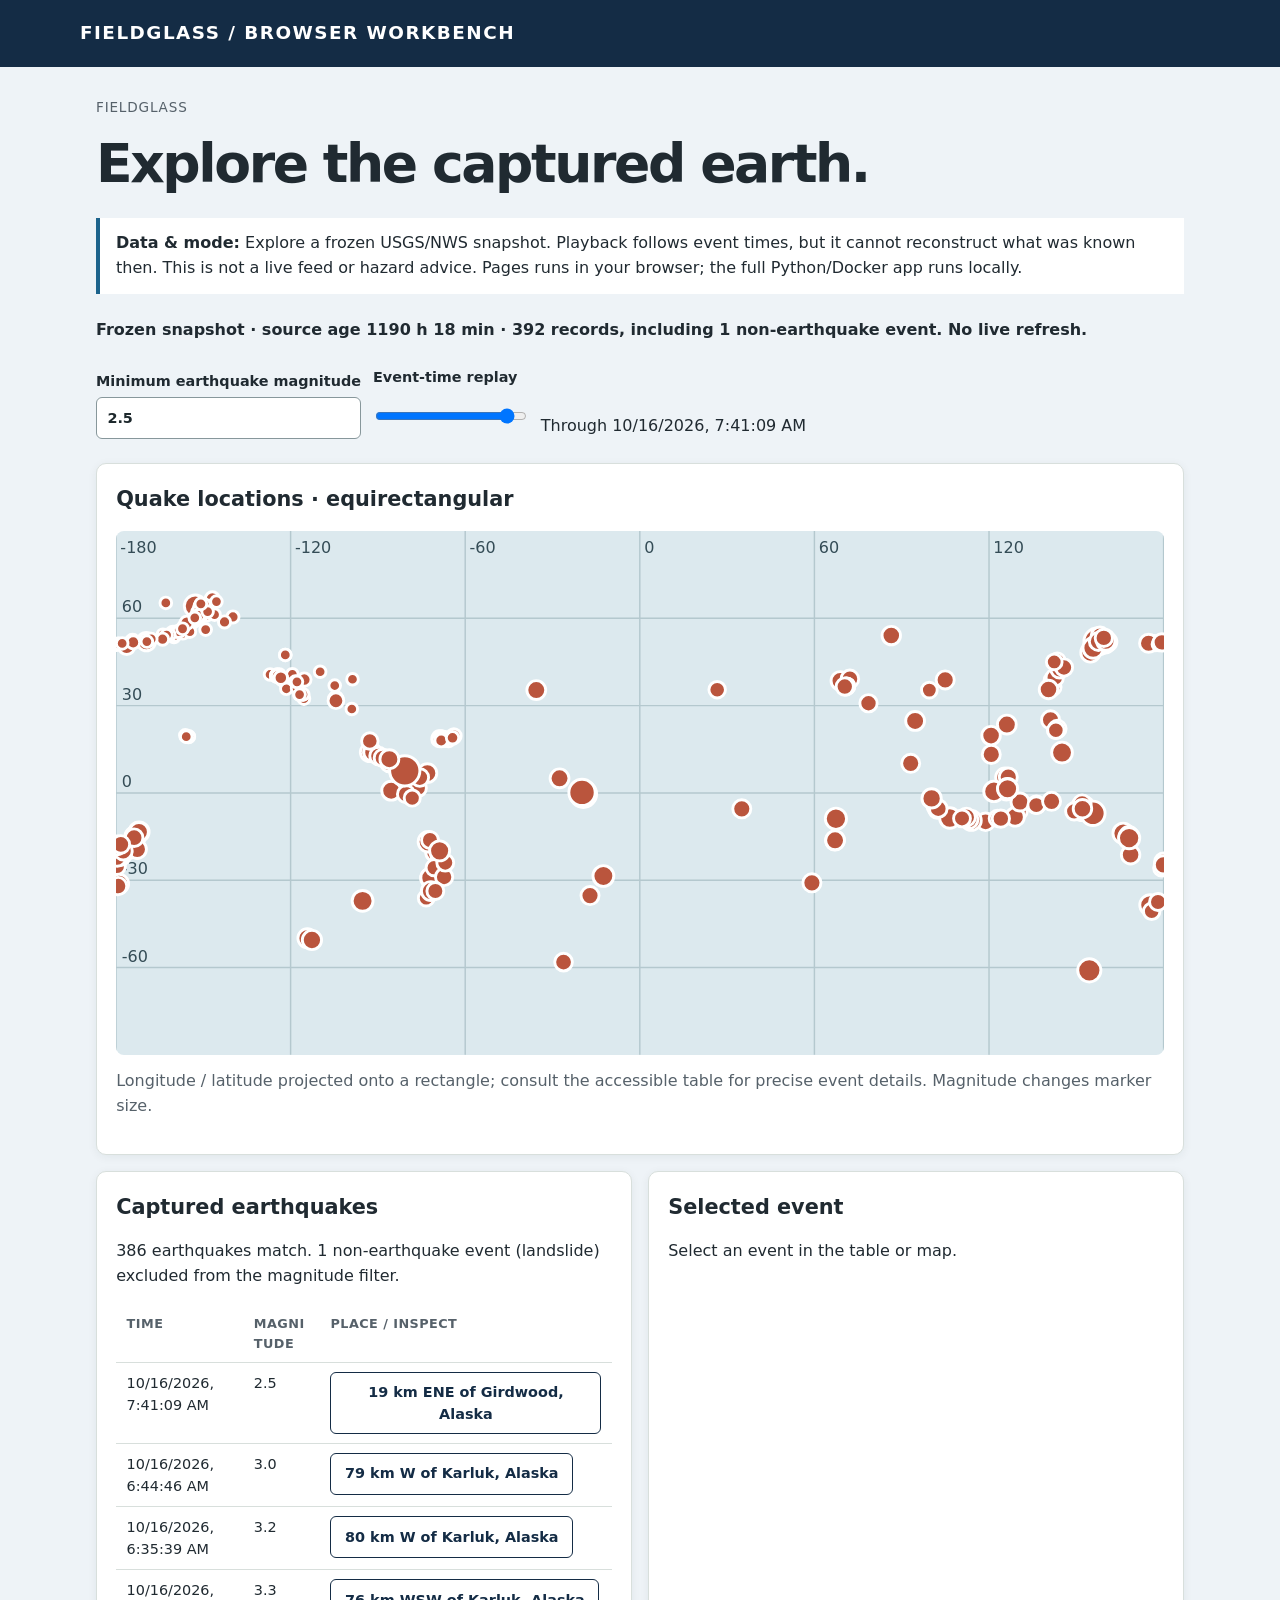
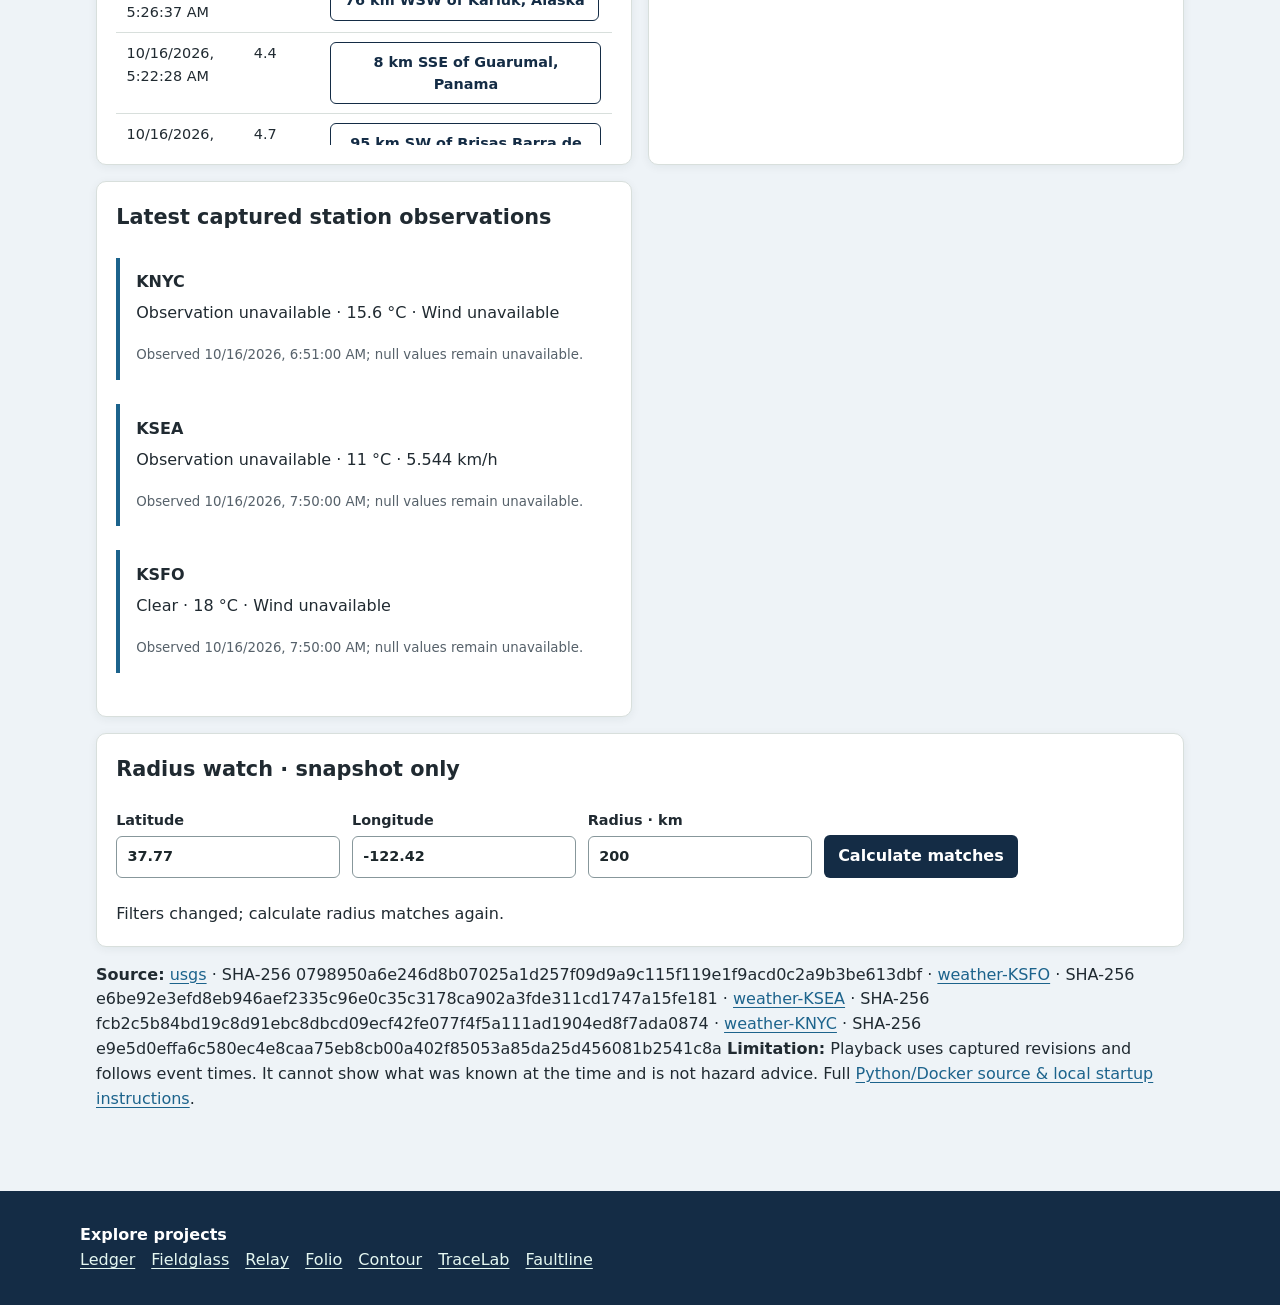
<file: docs/index.html>
<!doctype html><html lang="en"><head><meta charset="utf-8"><meta name="viewport" content="width=device-width,initial-scale=1"><title>Fieldglass — browser demonstration</title><meta name="description" content="Frozen USGS/NWS snapshot. Event-time playback is not as-known history, a live feed or hazard advice."><link rel="stylesheet" href="./style.css"><script src="./app.js" defer></script></head><body><a class="skip" href="#main">Skip to workbench</a><header class="top"><span class="brand">Fieldglass / browser workbench</span></header><main id="main" class="shell"><p class="tag">Fieldglass</p><h1>Explore the captured earth.</h1><div class="disclosure"><strong>Data &amp; mode:</strong> Explore a frozen USGS/NWS snapshot. Playback follows event times, but it cannot reconstruct what was known then. This is not a live feed or hazard advice. Pages runs in your browser; the full Python/Docker app runs locally.</div><p id="status" class="status" role="status">Loading fixture…</p><div class="controls" id="controls"></div><div class="grid" id="workspace"></div><p class="source"><strong>Source:</strong> <span id="source-attribution"></span> <strong>Limitation:</strong> Playback uses captured revisions and follows event times. It cannot show what was known at the time and is not hazard advice. Full <a href="https://github.com/skuraganti/live-earth-dashboard">Python/Docker source &amp; local startup instructions</a>.</p></main><footer class="timeline-footer"><strong>Explore projects</strong><nav aria-label="Portfolio projects"><a href="https://skuraganti.github.io/personal-spending-tracker/">Ledger</a> <a href="https://skuraganti.github.io/live-earth-dashboard/">Fieldglass</a> <a href="https://skuraganti.github.io/data-pipeline-monitor/">Relay</a> <a href="https://skuraganti.github.io/private-ai-knowledge-engine/">Folio</a> <a href="https://skuraganti.github.io/ai-codebase-explorer/">Contour</a> <a href="https://skuraganti.github.io/ai-agent-evaluation-lab/">TraceLab</a> <a href="https://skuraganti.github.io/ai-incident-investigator/">Faultline</a></nav></footer></body></html>
</file>
<file: docs/style.css>
:root{--accent:#1c638c;--dark:#142c45;--bg:#eef3f7;--panel:#fff;--ink:#202a31;--muted:#56616a;--line:#d8dfdc}
*{box-sizing:border-box}html{scroll-behavior:smooth}body{margin:0;background:var(--bg,#f4f3ed);color:var(--ink,#202a31);font:16px/1.55 system-ui,-apple-system,"Segoe UI",sans-serif}a{color:var(--accent,#186c72);text-underline-offset:3px}a:focus-visible,button:focus-visible,input:focus-visible,select:focus-visible{outline:3px solid #b85825;outline-offset:3px}.skip{position:absolute;left:-9999px;top:0;padding:1rem;background:#fff;z-index:20}.skip:focus{left:1rem}.top{background:var(--dark,#19343a);color:#fff;padding:1.2rem max(1rem,calc((100vw - 1120px)/2));display:flex;align-items:center;justify-content:space-between;gap:1rem;flex-wrap:wrap}.top a{color:#fff}.brand{font-size:1.15rem;font-weight:800;letter-spacing:.08em;text-transform:uppercase}.tag{font-size:.85rem;letter-spacing:.06em;text-transform:uppercase;color:var(--muted,#5c6668)}.top .tag{color:#e0ebe8}.shell{max-width:1120px;margin:auto;padding:1.5rem 1rem 4rem}h1{font-size:clamp(2rem,5vw,3.35rem);letter-spacing:-.045em;line-height:1.12;margin:.25rem 0 .65rem}h2{font-size:1.3rem;margin:0 0 1rem}h3{font-size:1rem;margin:.3rem 0}p{margin:.4rem 0 1rem}.intro{max-width:760px;color:var(--muted,#5c6668)}.disclosure{border-left:4px solid var(--accent,#186c72);padding:.8rem 1rem;background:var(--panel,#fff);margin:1.5rem 0}.controls{display:flex;align-items:end;flex-wrap:wrap;gap:.75rem;margin:1.5rem 0}.controls label,.field{display:grid;gap:.25rem;font-weight:600;font-size:.9rem}.controls input,.controls select,input,select,button{font:inherit}input,select{min-height:42px;max-width:100%;padding:.45rem .65rem;border:1px solid #87979b;border-radius:6px;background:#fff;color:#1c272b}button{min-height:42px;padding:.48rem .85rem;background:var(--dark,#19343a);color:#fff;border:1px solid transparent;border-radius:6px;cursor:pointer;font-weight:650}button:hover{filter:brightness(1.18)}button:disabled{opacity:.55;cursor:not-allowed}.secondary{background:transparent;color:var(--dark,#19343a);border-color:var(--dark,#19343a)}.grid{display:grid;grid-template-columns:repeat(2,minmax(0,1fr));gap:1rem;margin:1rem 0}.panel{min-width:0;padding:1.2rem;background:var(--panel,#fff);border:1px solid var(--line,#d8dfdc);border-radius:10px;box-shadow:0 2px 10px #152c3010}.wide{grid-column:1/-1}.metric{font-size:2rem;letter-spacing:-.04em;font-weight:750;line-height:1.2}.muted,small{color:var(--muted,#5c6668)}.scroll{overflow:auto;max-height:440px}table{border-collapse:collapse;width:100%;font-size:.9rem}th{text-align:left;color:var(--muted,#5c6668);font-size:.8rem;text-transform:uppercase;letter-spacing:.035em}th,td{padding:.55rem .65rem;border-bottom:1px solid var(--line,#d8dfdc);vertical-align:top}tbody tr:hover{background:#eeeeea}td.num,th.num{font-variant-numeric:tabular-nums;text-align:right}.bars{display:grid;gap:.65rem}.bar-row{display:grid;grid-template-columns:minmax(80px,135px) 1fr auto;align-items:center;gap:.6rem;font-size:.87rem}.track{height:15px;background:#e4eae7;border-radius:4px;overflow:hidden}.fill{display:block;height:100%;min-width:2px;background:var(--accent,#186c72);border-radius:0 4px 4px 0}.bar-row:focus-visible{outline:2px solid #b85825}pre{font:12px/1.5 ui-monospace,SFMono-Regular,monospace;white-space:pre-wrap;overflow-wrap:anywhere;background:#15242a;color:#e8f1ed;padding:1rem;max-height:370px;overflow:auto;border-radius:6px}.list{padding-left:1.3rem}.list li{margin:.5rem 0}.timeline-footer{background:var(--dark,#19343a);color:#fff;padding:2rem max(1rem,calc((100vw - 1120px)/2))}.timeline-footer a{color:#e4f7f1}.timeline-footer nav{display:flex;flex-wrap:wrap;gap:.5rem 1rem}.timeline-footer p{max-width:800px}.status{min-height:1.5rem;font-weight:600}.error{color:#9b2721}.good{color:#14603e}.pill{display:inline-block;padding:.1rem .5rem;border-radius:100px;background:#e5eee9;font-size:.8rem;font-weight:650}.source{overflow-wrap:anywhere}.visually-hidden{position:absolute;clip:rect(0,0,0,0);width:1px;height:1px;overflow:hidden;white-space:nowrap}@media(max-width:700px){.grid{grid-template-columns:1fr}.bar-row{grid-template-columns:90px 1fr auto}.shell{padding-top:1rem}.top{padding:1rem}.controls>*{flex:1 1 145px}.scroll{max-height:350px}}@media(max-width:390px){.metric{font-size:1.65rem}.bar-row{grid-template-columns:75px 1fr auto;font-size:.76rem}th,td{padding:.4rem}}@media(prefers-reduced-motion:reduce){html{scroll-behavior:auto}*{animation-duration:.01ms!important;transition-duration:.01ms!important}}

/* Keep source hashes, evidence IDs and long document titles within narrow screens. */
body{overflow-wrap:anywhere}.controls>*{min-width:0;max-width:100%}.controls select,.controls input:not([type=checkbox]):not([type=range]){min-width:0;width:100%}.controls label{overflow-wrap:anywhere}.panel table{max-width:100%}svg [role=button]:focus-visible{stroke:#9b351f;stroke-width:4;outline:2px solid #9b351f;outline-offset:3px}
</file>
